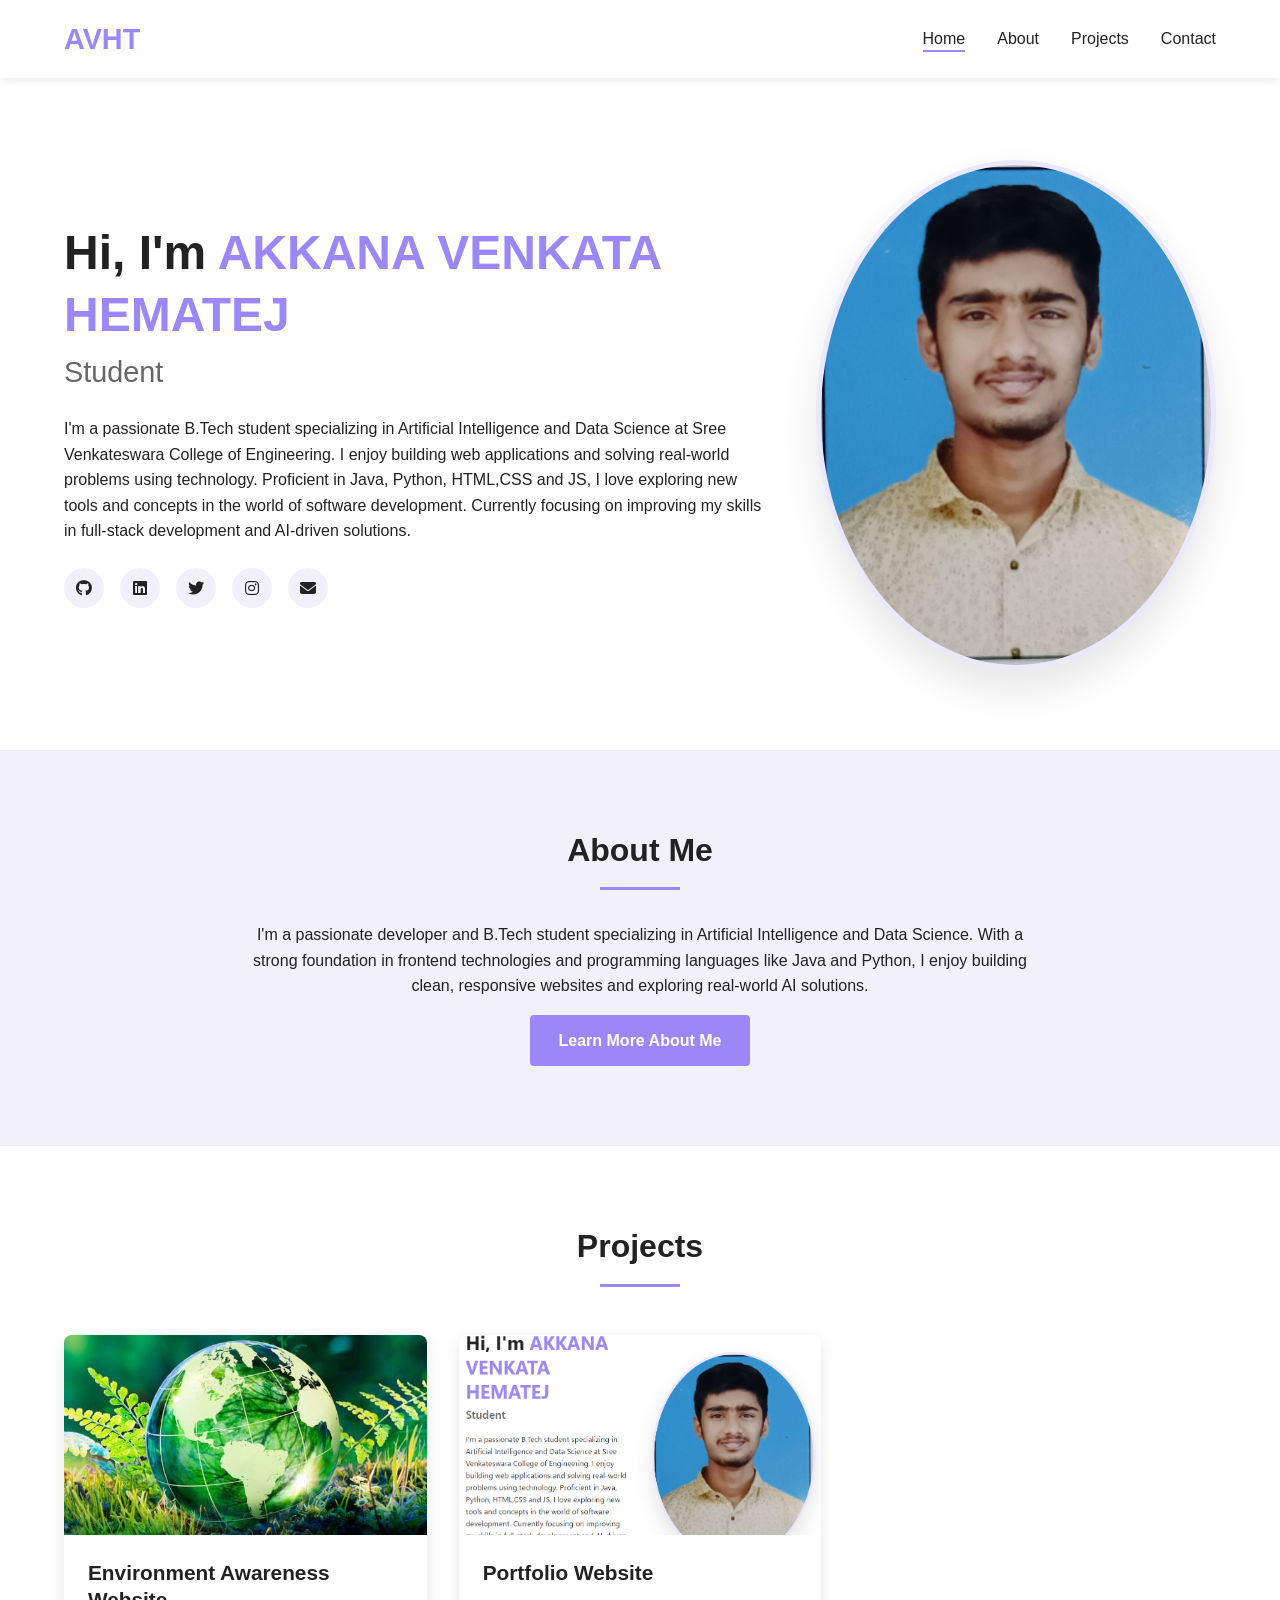
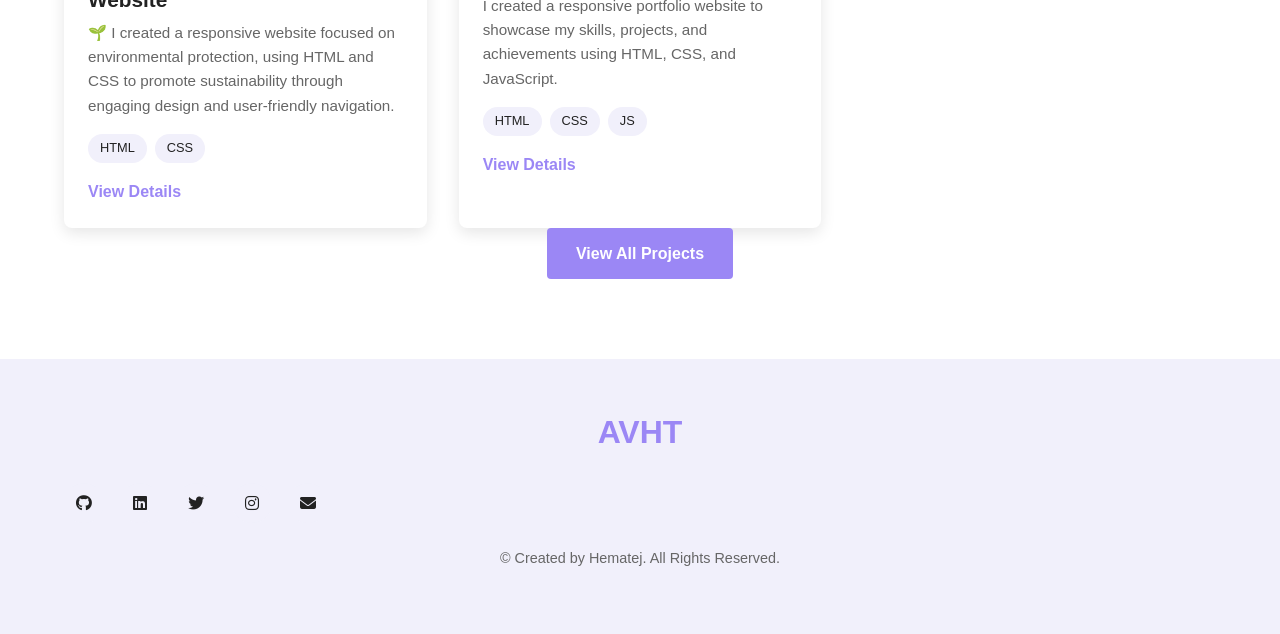
<file: index.html>
<!DOCTYPE html>
<html lang="en">
<head>
  <meta charset="UTF-8">
  <meta name="viewport" content="width=device-width, initial-scale=1.0">
  <title>Hematej - Portfolio</title>
  <link rel="stylesheet" href="styles.css">
  <link rel="stylesheet" href="https://cdnjs.cloudflare.com/ajax/libs/font-awesome/6.4.0/css/all.min.css">
  <script src="script.js" defer></script>
</head>
<body>
  <header>
    <div class="container">
      <nav id="navbar">
        <div class="logo">AVHT</div>
        <ul class="nav-links">
          <li><a href="index.html" class="active">Home</a></li>
          <li><a href="about.html">About</a></li>
          <li><a href="projects.html">Projects</a></li>
          <li><a href="contact.html">Contact</a></li>
        </ul>
        <div class="mobile-menu-btn">
          <span></span>
          <span></span>
          <span></span>
        </div>
      </nav>
    </div>
  </header>

  <main>
    <section class="hero" id="home">
      <div class="container">
        <div class="hero-content">
          <div class="hero-text">
            <h1>Hi, I'm <span class="highlight">AKKANA VENKATA HEMATEJ</span></h1>
            <h2>Student</h2>
            <p> I'm a passionate B.Tech student specializing in Artificial Intelligence and Data Science at 
              Sree Venkateswara College of Engineering. I enjoy building web applications and solving 
              real-world problems using technology. Proficient in Java, Python, HTML,CSS and JS, I love exploring 
              new tools and concepts in the world of software development. Currently focusing on improving my 
              skills in full-stack development and AI-driven solutions.</p>
            <div class="social-icons">
              <a href="#" target="_blank" aria-label="GitHub"><i class="fab fa-github"></i></a>
              <a href="#" target="_blank" aria-label="LinkedIn"><i class="fab fa-linkedin"></i></a>
              <a href="#" target="_blank" aria-label="Twitter"><i class="fab fa-twitter"></i></a>
              <a href="#" target="_blank" aria-label="Instagram"><i class="fab fa-instagram"></i></a>
              <a href="mailto:virathema2005@gmail.com" aria-label="Email"><i class="fas fa-envelope"></i></a>
            </div>
          </div>
          <div class="hero-image">
            <img src="hematejphoto.jpg" alt="Hematej">
          </div>
        </div>
      </div>
    </section>

    <section class="about-preview">
      <div class="container">
        <div class="section-content">
          <h2 class="section-title">About Me</h2>
          <p>I'm a passionate developer and B.Tech student specializing in Artificial Intelligence and Data Science. With a strong foundation in frontend technologies and programming languages like Java and Python, I enjoy building clean, responsive websites and exploring real-world AI solutions.</p>
          <a href="about.html" class="btn primary-btn">Learn More About Me</a>
        </div>
      </div>
    </section>

    <section class="featured-projects">
      <div class="container">
        <h2 class="section-title">Projects</h2>
        <div class="projects-grid">
          <div class="project-card">
            <div class="project-image">
              <img src="environment.png" alt="Environment protection">
            </div>
            <div class="project-info">
              <h3>Environment Awareness Website</h3>
              <p>🌱 I created a responsive website focused on environmental protection, using HTML and CSS to promote sustainability through engaging design and user-friendly navigation.</p>
              <div class="project-tags">
                <span class="tag">HTML</span>
                <span class="tag">CSS</span>
              </div>
              <a href="projects.html" class="project-link">View Details</a>
            </div>
          </div>
          
          
          <div class="project-card">
            <div class="project-image">
              <img src="portfolio.png" alt="Portfolio Website">
            </div>
            <div class="project-info">
              <h3>Portfolio Website</h3>
              <p>I created a responsive portfolio website to showcase my skills, projects, and achievements using HTML, CSS, and JavaScript.</p>
              <div class="project-tags">
                <span class="tag">HTML</span>
                <span class="tag">CSS</span>
                <span class="tag">JS</span>
              </div>
              <a href="projects.html" class="project-link">View Details</a>
            </div>
          </div>
        </div>
        <div class="text-center">
          <a href="projects.html" class="btn primary-btn">View All Projects</a>
        </div>
      </div>
    </section>

    
  </main>

  <footer>
    <div class="container">
      <div class="footer-content">
        <div class="footer-logo">AVHT</div>
        <div class="social-icons">
          <a href="#" target="_blank" aria-label="GitHub"><i class="fab fa-github"></i></a>
          <a href="#" target="_blank" aria-label="LinkedIn"><i class="fab fa-linkedin"></i></a>
          <a href="#" target="_blank" aria-label="Twitter"><i class="fab fa-twitter"></i></a>
          <a href="#" target="_blank" aria-label="Instagram"><i class="fab fa-instagram"></i></a>
          <a href="mailto:virathema2005@gamil.com" aria-label="Email"><i class="fas fa-envelope"></i></a>
        </div>
        <p>&copy; Created by Hematej. All Rights Reserved.</p>
      </div>
    </div>
  </footer>

  <button id="scroll-to-top" aria-label="Scroll to top">
    <i class="fas fa-arrow-up"></i>
  </button>
</body>
</html>
</file>
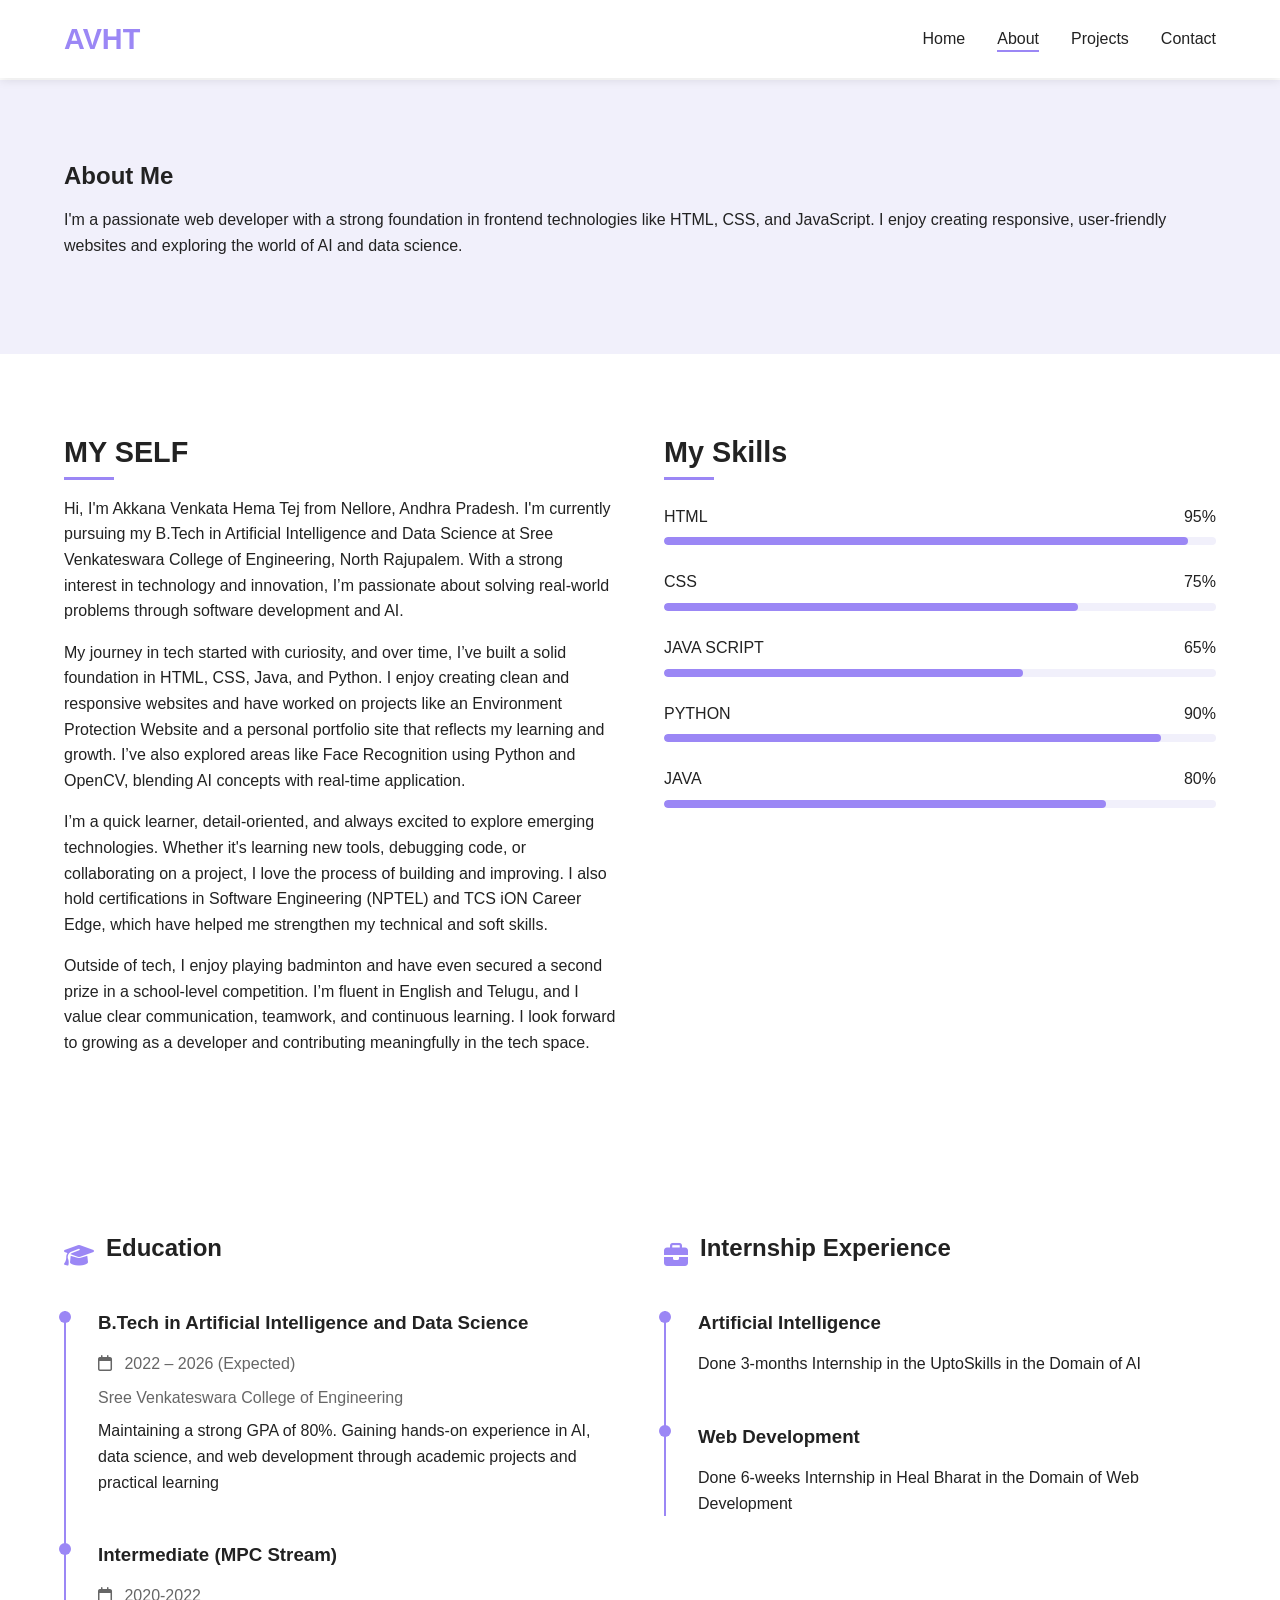
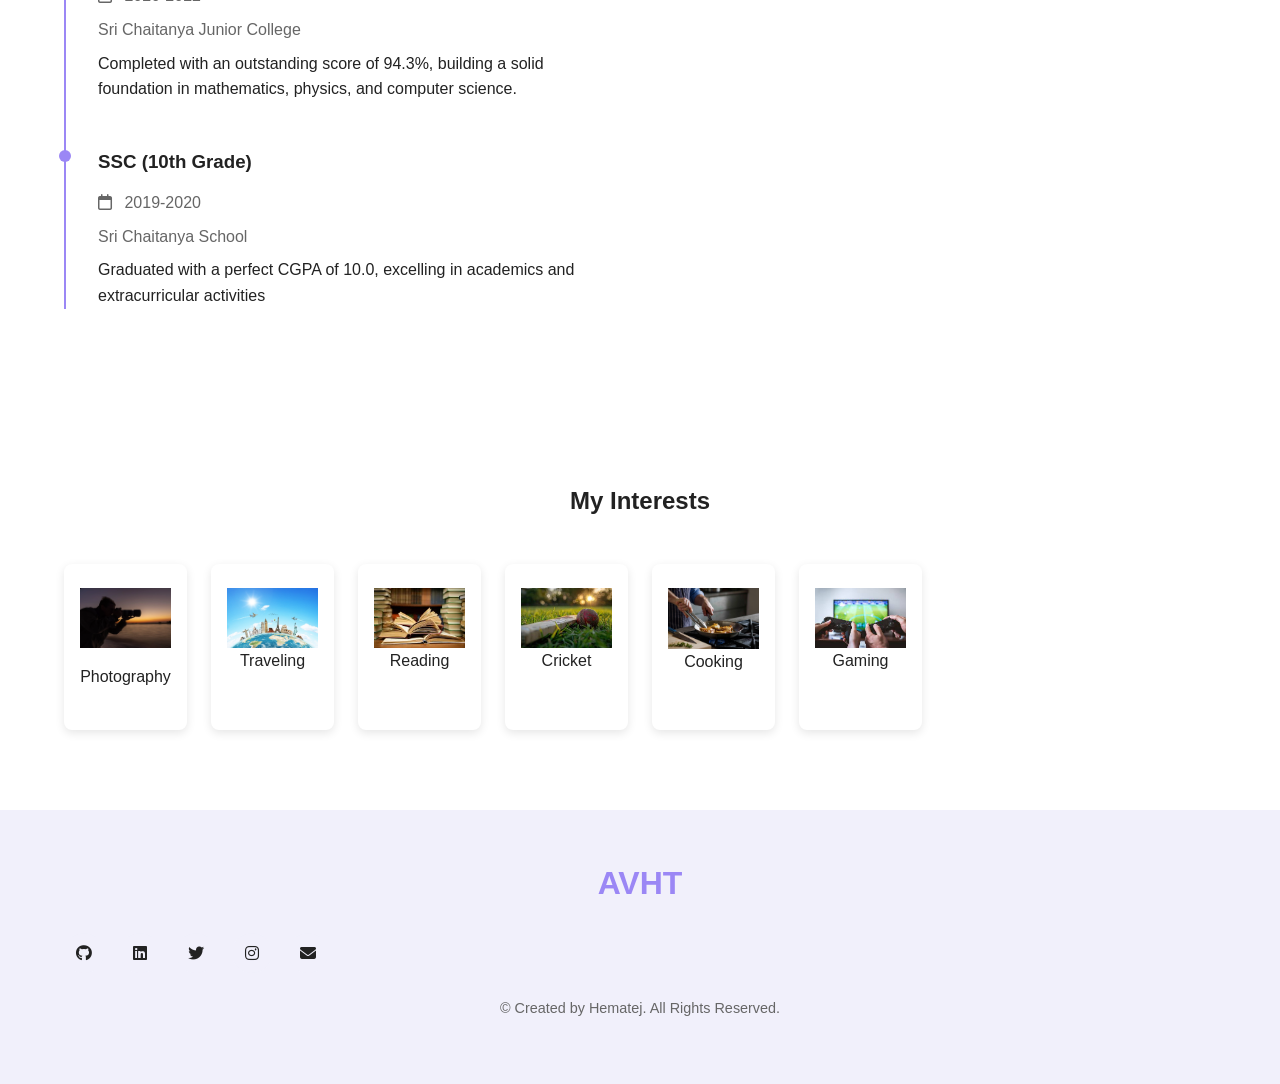
<file: about.html>
<!DOCTYPE html>
<html lang="en">
<head>
  <meta charset="UTF-8">
  <meta name="viewport" content="width=device-width, initial-scale=1.0">
  <title>About Hematej</title>
  <link rel="stylesheet" href="styles.css">
  <link rel="stylesheet" href="https://cdnjs.cloudflare.com/ajax/libs/font-awesome/6.4.0/css/all.min.css">
  <script src="script.js" defer></script>
</head>
<body>
  <header>
    <div class="container">
      <nav id="navbar">
        <div class="logo">AVHT</div>
        <ul class="nav-links">
          <li><a href="index.html">Home</a></li>
          <li><a href="about.html" class="active">About</a></li>
          <li><a href="projects.html">Projects</a></li>
          <li><a href="contact.html">Contact</a></li>
        </ul>
        
        <div class="mobile-menu-btn">
          <span></span>
          <span></span>
          <span></span>
        </div>
      </nav>
    </div>
  </header>

  <main>
    <section class="page-header">
      <div class="container">
        <h1>About Me</h1>
        <p>I'm a passionate web developer with a strong foundation in frontend technologies like HTML, CSS, and JavaScript. I enjoy creating responsive, user-friendly websites and exploring the world of AI and data science.</p>
      </div>
    </section>

    <section class="about-content">
      <div class="container">
        <div class="about-grid">
          <div class="about-text">
            <h2>MY SELF</h2>
            <p>Hi, I'm Akkana Venkata Hema Tej from Nellore, Andhra Pradesh. I'm currently pursuing my B.Tech in Artificial Intelligence and Data Science at Sree Venkateswara College of Engineering, North Rajupalem. With a strong interest in technology and innovation, I’m passionate about solving real-world problems through software development and AI.</p>
            <p>My journey in tech started with curiosity, and over time, I’ve built a solid foundation in HTML, CSS, Java, and Python. I enjoy creating clean and responsive websites and have worked on projects like an Environment Protection Website and a personal portfolio site that reflects my learning and growth. I’ve also explored areas like Face Recognition using Python and OpenCV, blending AI concepts with real-time application.</p>
            <p>I’m a quick learner, detail-oriented, and always excited to explore emerging technologies. Whether it's learning new tools, debugging code, or collaborating on a project, I love the process of building and improving. I also hold certifications in Software Engineering (NPTEL) and TCS iON Career Edge, which have helped me strengthen my technical and soft skills.</p>
            <p>Outside of tech, I enjoy playing badminton and have even secured a second prize in a school-level competition. I’m fluent in English and Telugu, and I value clear communication, teamwork, and continuous learning. I look forward to growing as a developer and contributing meaningfully in the tech space.</p>
          </div>

          <div class="skills">
            <h2>My Skills</h2>
            <div class="skill-bars">
              <div class="skill">
                <div class="skill-info">
                  <span>HTML</span>
                  <span>95%</span>
                </div>
                <div class="skill-bar">
                  <div class="skill-progress" data-percent="95"></div>
                </div>
              </div>
              <div class="skill">
                <div class="skill-info">
                  <span>CSS</span>
                  <span>75%</span>
                </div>
                <div class="skill-bar">
                  <div class="skill-progress" data-percent="75"></div>
                </div>
              </div>
              <div class="skill">
                <div class="skill-info">
                  <span>JAVA SCRIPT</SCRIPT></span>
                  <span>65%</span>
                </div>
                <div class="skill-bar">
                  <div class="skill-progress" data-percent="65"></div>
                </div>
              </div>
              <div class="skill">
                <div class="skill-info">
                  <span>PYTHON</span>
                  <span>90%</span>
                </div>
                <div class="skill-bar">
                  <div class="skill-progress" data-percent="90"></div>
                </div>
              </div>
              <div class="skill">
                <div class="skill-info">
                  <span>JAVA</span>
                  <span>80%</span>
                </div>
                <div class="skill-bar">
                  <div class="skill-progress" data-percent="80"></div>
                </div>
              </div>
            </div>
          </div>
        </div>
      </div>
    </section>

    <section class="education-experience">
      <div class="container">
        <div class="section-grid">
          <div class="education">
            <div class="section-header">
              <i class="fas fa-graduation-cap"></i>
              <h2>Education</h2>
            </div>
            
            <div class="timeline">
              <div class="timeline-item">
                <h3>B.Tech in Artificial Intelligence and Data Science</h3>
                <p class="timeline-date"><i class="far fa-calendar"></i> 2022 – 2026 (Expected)</p>
                <p class="timeline-place">Sree Venkateswara College of Engineering</p>
                <p>Maintaining a strong GPA of 80%. Gaining hands-on experience in AI, data science, and web development through academic projects and practical learning</p>
              </div>
              
              <div class="timeline-item">
                <h3>Intermediate (MPC Stream)</h3>
                <p class="timeline-date"><i class="far fa-calendar"></i> 2020-2022</p>
                <p class="timeline-place">Sri Chaitanya Junior College</p>
                <p>Completed with an outstanding score of 94.3%, building a solid foundation in mathematics, physics, and computer science.</p>
              </div>
              <div class="timeline-item">
                <h3>SSC (10th Grade)</h3>
                <p class="timeline-date"><i class="far fa-calendar"></i> 2019-2020</p>
                <p class="timeline-place">Sri Chaitanya School</p>
                <p>Graduated with a perfect CGPA of 10.0, excelling in academics and extracurricular activities</p>
              </div>
            </div>
          </div>
          
          <div class="experience">
            <div class="section-header">
              <i class="fas fa-briefcase"></i>
              <h2>Internship Experience</h2>
            </div>
            
            <div class="timeline">
              <div class="timeline-item">
                <h3>Artificial Intelligence</h3>
                <p>Done 3-months Internship in the UptoSkills in the Domain of AI</p>
              </div>
              
              <div class="timeline-item">
                <h3>Web Development</h3>
                
                <p>Done 6-weeks Internship in Heal Bharat in the Domain of Web Development</p>
              </div>      
            </div>
          </div>
        </div>
      </div>
    </section>

    <section class="interests">
      <div class="container">
        <div class="section-header centered">
          
          <h2>My Interests</h2>
        </div>
        
        <div class="interests-grid">
          <div class="interest-item">
            <div class="interest-icon">
              <img src="photography.webp" alt="Photography" />
            </div>
            <p>Photography</p>
          </div>
          <div class="interest-item">
            <img src="travelling.jpg" alt="Travelling" />
            <p>Traveling</p>
          </div>
          <div class="interest-item">
            <img src="reading.jpg" alt="Reading" />
            <p>Reading</p>
          </div>
          <div class="interest-item">
            <img src="cricket.jpg" alt="Playing Cricket" />
            <p>Cricket</p>
          </div>
          <div class="interest-item">
            <img src="cooking.webp" alt="Cooking" />
            <p>Cooking</p>
          </div>
          <div class="interest-item">
            <img src="videogames.jpg" alt="Video Gaming" />
            <p>Gaming</p>
          </div>
        </div>
      </div>
    </section>
  </main>

  <footer>
    <div class="container">
      <div class="footer-content">
        <div class="footer-logo">AVHT</div>
        <div class="social-icons">
          <a href="#" target="_blank" aria-label="GitHub"><i class="fab fa-github"></i></a>
          <a href="#" target="_blank" aria-label="LinkedIn"><i class="fab fa-linkedin"></i></a>
          <a href="#" target="_blank" aria-label="Twitter"><i class="fab fa-twitter"></i></a>
          <a href="#" target="_blank" aria-label="Instagram"><i class="fab fa-instagram"></i></a>
          <a href="mailto:virathema2005@gmail.com" aria-label="Email"><i class="fas fa-envelope"></i></a>
        </div>
        <p>&copy; Created by Hematej. All Rights Reserved.</p>
      </div>
    </div>
  </footer>

  <button id="scroll-to-top" aria-label="Scroll to top">
    <i class="fas fa-arrow-up"></i>
  </button>
</body>
</html>
</file>
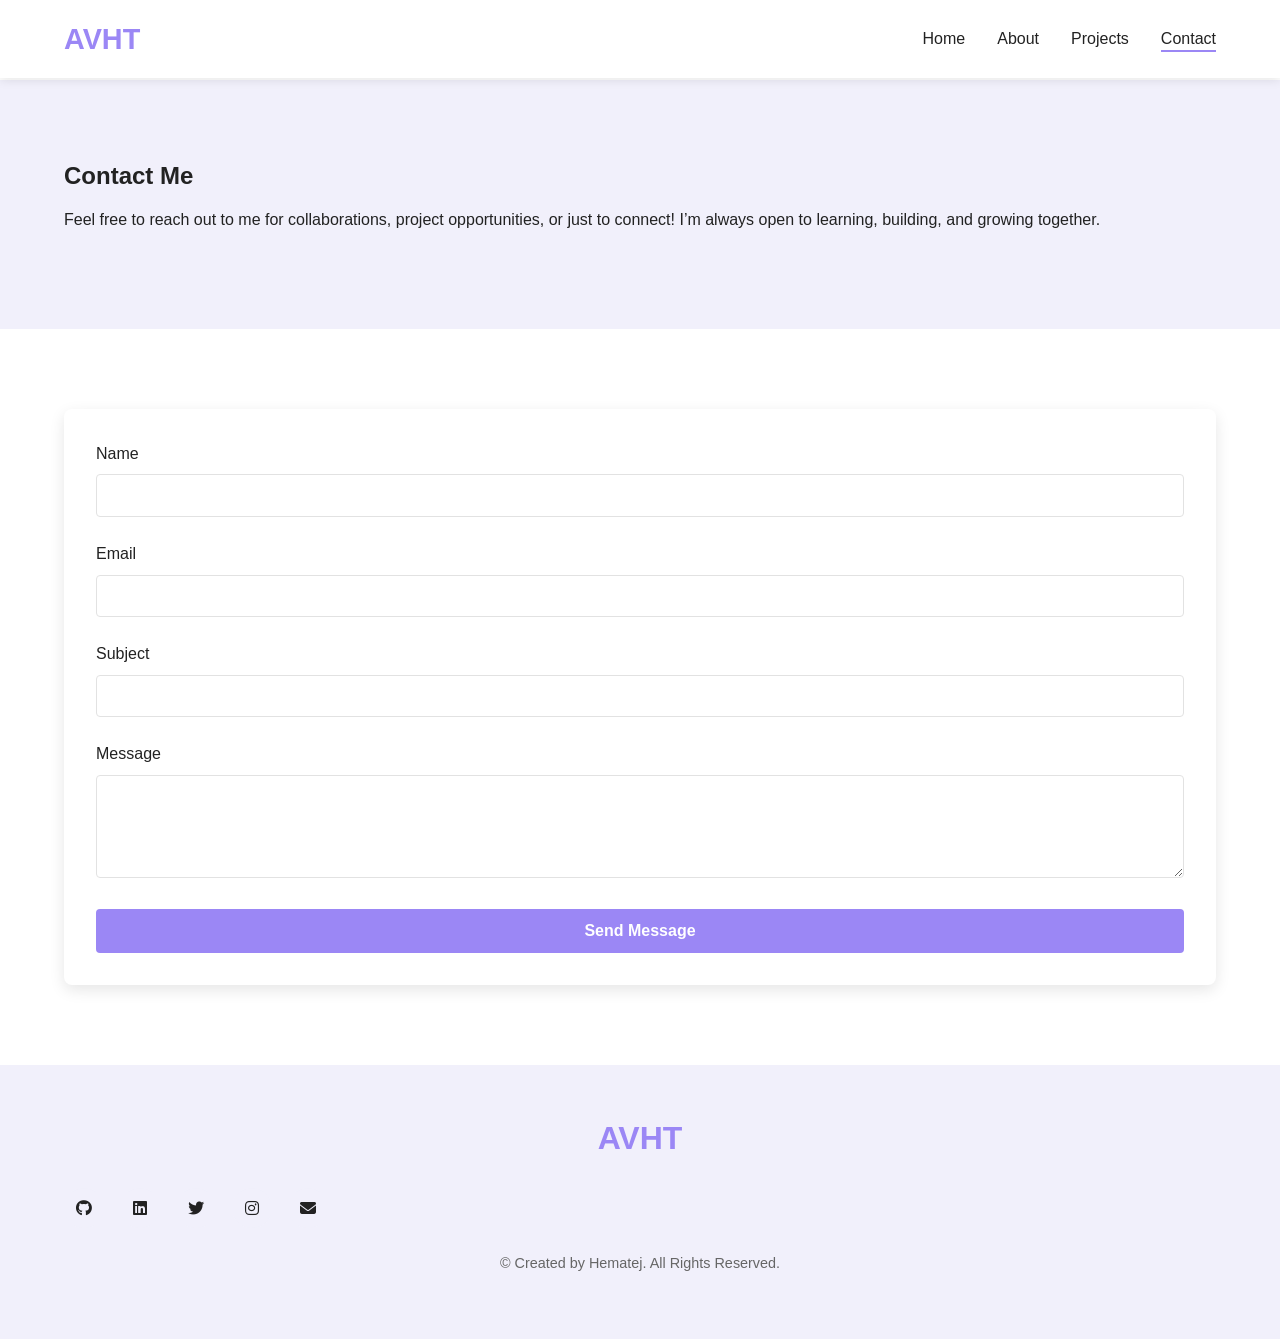
<file: contact.html>
<!DOCTYPE html>
<html lang="en">
<head>
  <meta charset="UTF-8">
  <meta name="viewport" content="width=device-width, initial-scale=1.0">
  <title>Contact Hematej</title>
  <link rel="stylesheet" href="styles.css">
  <link rel="stylesheet" href="https://cdnjs.cloudflare.com/ajax/libs/font-awesome/6.4.0/css/all.min.css">
  <script src="script.js" defer></script>
</head>
<body>
  <header>
    <div class="container">
      <nav id="navbar">
        <div class="logo">AVHT</div>
        <ul class="nav-links">
          <li><a href="index.html">Home</a></li>
          <li><a href="about.html">About</a></li>
          <li><a href="projects.html">Projects</a></li>
          <li><a href="contact.html" class="active">Contact</a></li>
        </ul>
        
        <div class="mobile-menu-btn">
          <span></span>
          <span></span>
          <span></span>
        </div>
      </nav>
    </div>
  </header>

  <main>
    <section class="page-header">
      <div class="container">
        <h1>Contact Me</h1>
        <p>Feel free to reach out to me for collaborations, project opportunities, or just to connect! I’m always open to learning, building, and growing together.</p>
      </div>
    </section>

    <section class="contact-section">
      <div class="container">
        <div class="contact-grid">
          <div class="contact-info"> 
          <div class="contact-form-container">
            <form id="contact-form" class="contact-form">
              <div class="form-group">
                <label for="name">Name</label>
                <input type="text" id="name" name="name" required>
                <span class="error-message" id="name-error"></span>
              </div>
              
              <div class="form-group">
                <label for="email">Email</label>
                <input type="email" id="email" name="email" required>
                <span class="error-message" id="email-error"></span>
              </div>
              
              <div class="form-group">
                <label for="subject">Subject</label>
                <input type="text" id="subject" name="subject" required>
                <span class="error-message" id="subject-error"></span>
              </div>
              
              <div class="form-group">
                <label for="message">Message</label>
                <textarea id="message" name="message" rows="5" required></textarea>
                <span class="error-message" id="message-error"></span>
              </div>
              
              <button type="submit" class="btn primary-btn">Send Message</button>
            </form>
            <div id="form-success" class="form-success">
              <i class="fas fa-check-circle"></i>
              <p>Your message has been sent successfully!</p>
            </div>
          </div>
        </div>
      </div>
    </section>
  </main>

  <footer>
    <div class="container">
      <div class="footer-content">
        <div class="footer-logo">AVHT</div>
        <div class="social-icons">
          <a href="#" target="_blank" aria-label="GitHub"><i class="fab fa-github"></i></a>
          <a href="#" target="_blank" aria-label="LinkedIn"><i class="fab fa-linkedin"></i></a>
          <a href="#" target="_blank" aria-label="Twitter"><i class="fab fa-twitter"></i></a>
          <a href="#" target="_blank" aria-label="Instagram"><i class="fab fa-instagram"></i></a>
          <a href="mailto:virathema2005@gmail.com" aria-label="Email"><i class="fas fa-envelope"></i></a>
        </div>
        <p>&copy; Created by Hematej. All Rights Reserved.</p>
      </div>
    </div>
  </footer>

  <button id="scroll-to-top" aria-label="Scroll to top">
    <i class="fas fa-arrow-up"></i>
  </button>
</body>
</html>
</file>
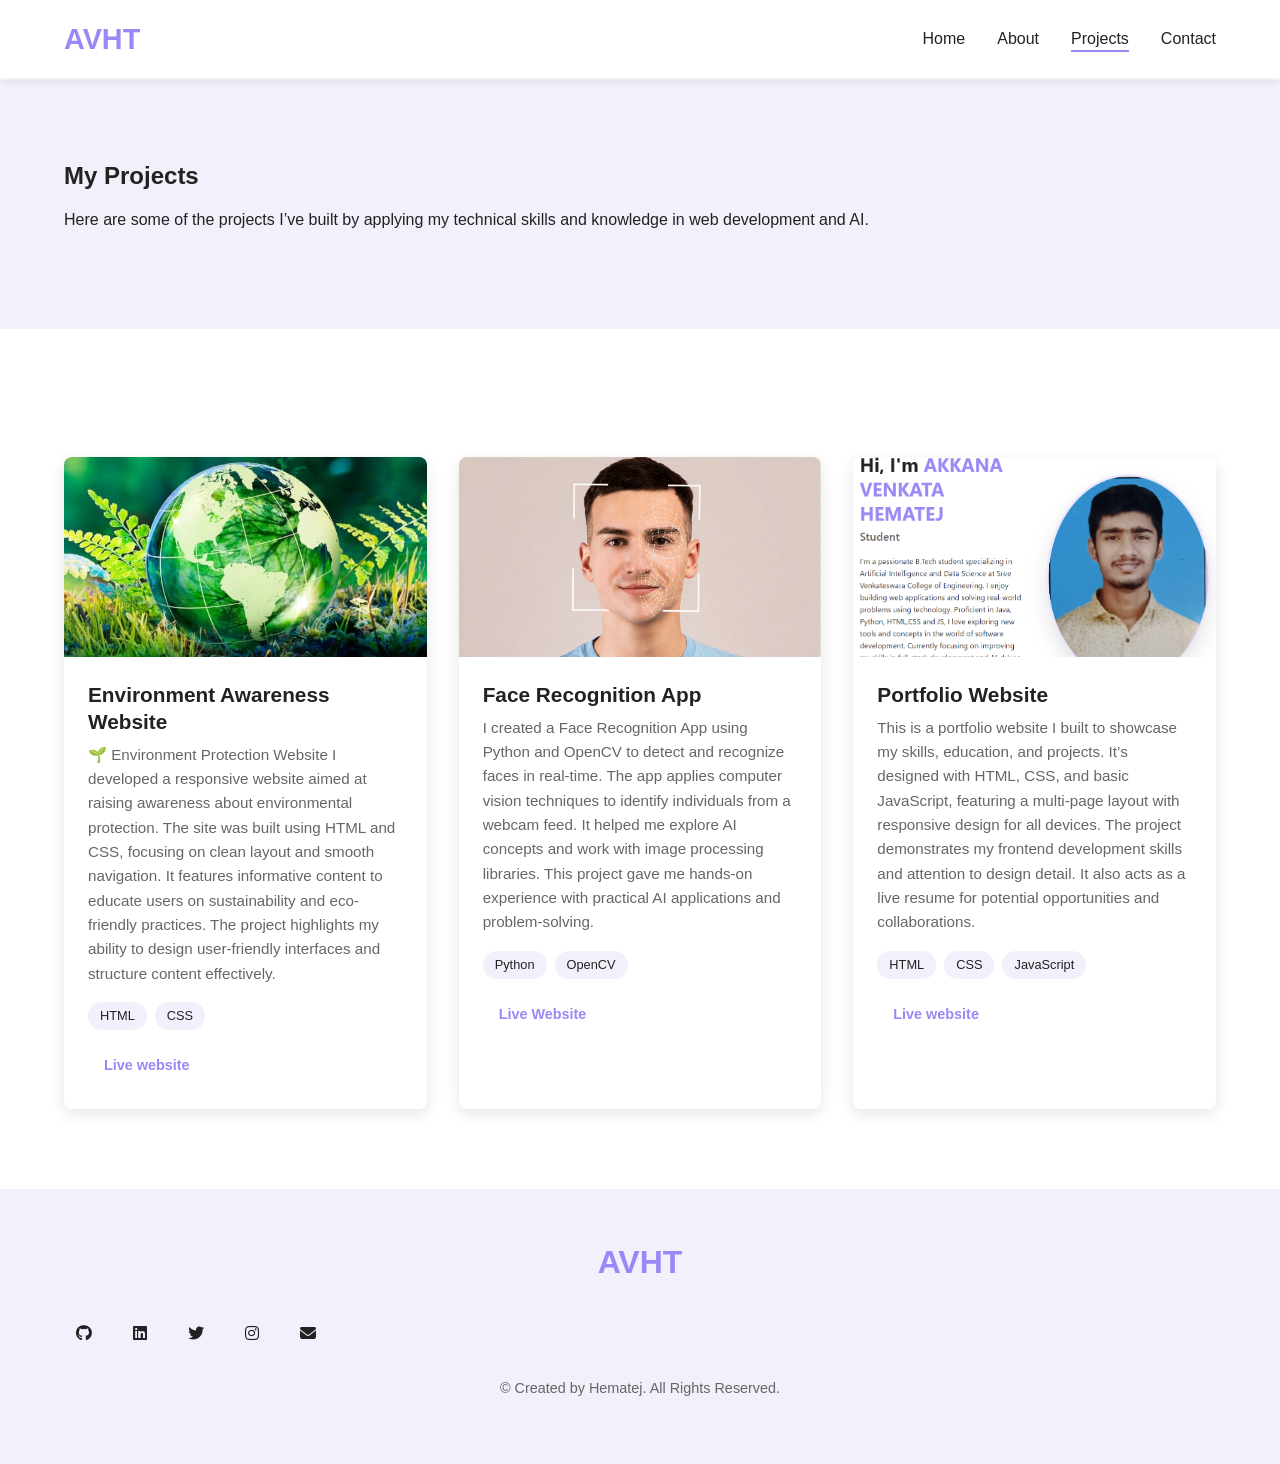
<file: projects.html>
<!DOCTYPE html>
<html lang="en">
<head>
  <meta charset="UTF-8">
  <meta name="viewport" content="width=device-width, initial-scale=1.0">
  <title>Projects Hematej</title>
  <link rel="stylesheet" href="styles.css">
  <link rel="stylesheet" href="https://cdnjs.cloudflare.com/ajax/libs/font-awesome/6.4.0/css/all.min.css">
  <script src="script.js" defer></script>
</head>
<body>
  <header>
    <div class="container">
      <nav id="navbar">
        <div class="logo">AVHT</div>
        <ul class="nav-links">
          <li><a href="index.html">Home</a></li>
          <li><a href="about.html">About</a></li>
          <li><a href="projects.html" class="active">Projects</a></li>
          <li><a href="contact.html">Contact</a></li>
        </ul>
       
        <div class="mobile-menu-btn">
          <span></span>
          <span></span>
          <span></span>
        </div>
      </nav>
    </div>
  </header>

  <main>
    <section class="page-header">
      <div class="container">
        <h1>My Projects</h1>
        <p>Here are some of the projects I’ve built by applying my technical skills and knowledge in web development and AI.</p>
      </div>
    </section>

    <section class="projects-section">
      <div class="container">
        

        <div class="projects-grid">
          <div class="project-card" data-category="web">
            <div class="project-image">
              <img src="environment.png" alt="Environment protection">
            </div>
            <div class="project-info">
              <h3>Environment Awareness Website</h3>
              <p>🌱 Environment Protection Website
                I developed a responsive website aimed at raising awareness about environmental protection. The site was built using HTML and CSS, focusing on clean layout and smooth navigation. It features informative content to educate users on sustainability and eco-friendly practices. The project highlights my ability to design user-friendly interfaces and structure content effectively.</p>
              <div class="project-tags">
                <span class="tag">HTML</span>
                <span class="tag">CSS</span>
                
              </div>
              <div class="project-links">
                <a href="https://hematej17.github.io/environmentprotection-hematej3002/" class="btn small">Live website</a>
              </div>
            </div>
          </div>
          
          <div class="project-card" data-category="web">
            <div class="project-image">
              <img src="facerecognition.png" alt="Face Recognition App">
            </div>
            <div class="project-info">
              <h3>Face Recognition App</h3>
              <p>I created a Face Recognition App using Python and OpenCV to detect and recognize faces in real-time. The app applies computer vision techniques to identify individuals from a webcam feed. It helped me explore AI concepts and work with image processing libraries. This project gave me hands-on experience with practical AI applications and problem-solving.</p>
              <div class="project-tags">
                <span class="tag">Python</span>
                <span class="tag">OpenCV</span>
                
              </div>
              <div class="project-links">
                <a href="#" class="btn small">Live Website</a>
                
              </div>
            </div>
          </div>
          
          <div class="project-card" data-category="web">
            <div class="project-image">
              <img src="portfolio.png" alt="Portfolio Website">
            </div>
            <div class="project-info">
              <h3>Portfolio Website</h3>
              <p>This is a portfolio website I built to showcase my skills, education, and projects. It’s designed with HTML, CSS, and basic JavaScript, featuring a multi-page layout with responsive design for all devices. The project demonstrates my frontend development skills and attention to design detail. It also acts as a live resume for potential opportunities and collaborations.</p>
              <div class="project-tags">
                <span class="tag">HTML</span>
                <span class="tag">CSS</span>
                <span class="tag">JavaScript</Script></span>
              </div>
              <div class="project-links">
                <a href="#" class="btn small">Live website</a>
                
              </div>
            </div>
          </div>
          
          
        </div>
      </div>
    </section>
  </main>

  <footer>
    <div class="container">
      <div class="footer-content">
        <div class="footer-logo">AVHT</div>
        <div class="social-icons">
          <a href="#" target="_blank" aria-label="GitHub"><i class="fab fa-github"></i></a>
          <a href="#" target="_blank" aria-label="LinkedIn"><i class="fab fa-linkedin"></i></a>
          <a href="#" target="_blank" aria-label="Twitter"><i class="fab fa-twitter"></i></a>
          <a href="#" target="_blank" aria-label="Instagram"><i class="fab fa-instagram"></i></a>
          <a href="mailto:virathema2005@gmail.com" aria-label="Email"><i class="fas fa-envelope"></i></a>
        </div>
        <p>&copy; Created by Hematej. All Rights Reserved.</p>
      </div>
    </div>
  </footer>

  <button id="scroll-to-top" aria-label="Scroll to top">
    <i class="fas fa-arrow-up"></i>
  </button>
</body>
</html>
</file>
<file: styles.css>
/* Base Styles */
:root {
  --primary-color: #9b87f5;
  --primary-dark: #7E69AB;
  --accent-color: #1EAEDB;
  --text-color: #222222;
  --text-muted: #666666;
  --bg-color: #ffffff;
  --bg-muted: #F1F0FB;
  --header-bg: #F1F0FB;
  --card-bg: #ffffff;
  --border-color: #e2e2e2;
  --shadow-color: rgba(0, 0, 0, 0.1);
  
  --transition: all 0.3s ease;
  --container-width: 1200px;
  
  --body-font: 'Segoe UI', Tahoma, Geneva, Verdana, sans-serif;
  --heading-font: 'Segoe UI', Tahoma, Geneva, Verdana, sans-serif;
}

/* Dark Theme */
[data-theme="dark"] {
  --primary-color: #9b87f5;
  --primary-dark: #7E69AB;
  --accent-color: #1EAEDB;
  --text-color: #f5f5f5;
  --text-muted: #aaaaaa;
  --bg-color: #1A1F2C;
  --bg-muted: #2a2f3c;
  --header-bg: #2a2f3c;
  --card-bg: #2a2f3c;
  --border-color: #444444;
  --shadow-color: rgba(0, 0, 0, 0.3);
}

* {
  margin: 0;
  padding: 0;
  box-sizing: border-box;
}

html {
  scroll-behavior: smooth;
}

body {
  font-family: var(--body-font);
  color: var(--text-color);
  background-color: var(--bg-color);
  line-height: 1.6;
  transition: var(--transition);
}

a {
  text-decoration: none;
  color: var(--primary-color);
  transition: var(--transition);
}

a:hover {
  color: var(--primary-dark);
}

img {
  max-width: 100%;
  height: auto;
  display: block;
}

h1, h2, h3, h4, h5, h6 {
  font-family: var(--heading-font);
  margin-bottom: 1rem;
  line-height: 1.3;
}

p {
  margin-bottom: 1rem;
}

ul {
  list-style: none;
}

.container {
  width: 100%;
  max-width: var(--container-width);
  margin: 0 auto;
  padding: 0 1.5rem;
}

.highlight {
  color: var(--primary-color);
}

.text-center {
  text-align: center;
}

.section-title {
  font-size: 2rem;
  margin-bottom: 2rem;
  text-align: center;
  position: relative;
}

.section-title:after {
  content: '';
  display: block;
  width: 80px;
  height: 3px;
  background: var(--primary-color);
  margin: 1rem auto 0;
}

.section-content {
  max-width: 800px;
  margin: 0 auto;
  text-align: center;
}

/* Buttons */
.btn {
  display: inline-block;
  padding: 0.8rem 1.8rem;
  border-radius: 4px;
  font-weight: 600;
  text-align: center;
  cursor: pointer;
  transition: var(--transition);
  border: none;
  outline: none;
  font-size: 1rem;
}

.btn i {
  vertical-align: middle;
}

.primary-btn {
  background-color: var(--primary-color);
  color: white;
}

.primary-btn:hover {
  background-color: var(--primary-dark);
  color: white;
}

.secondary-btn {
  background-color: transparent;
  border: 2px solid var(--primary-color);
  color: var(--primary-color);
}

.secondary-btn:hover {
  background-color: var(--primary-color);
  color: white;
}

.btn.small {
  padding: 0.5rem 1rem;
  font-size: 0.9rem;
}

/* Header & Navigation */
header {
  position: fixed;
  top: 0;
  left: 0;
  width: 100%;
  background-color: var(--bg-color);
  box-shadow: 0 2px 10px var(--shadow-color);
  z-index: 1000;
  transition: var(--transition);
}

#navbar {
  display: flex;
  justify-content: space-between;
  align-items: center;
  padding: 1rem 0;
}

.logo {
  font-size: 1.8rem;
  font-weight: 700;
  color: var(--primary-color);
}

.nav-links {
  display: flex;
  align-items: center;
}

.nav-links li {
  margin-left: 2rem;
}

.nav-links a {
  color: var(--text-color);
  font-weight: 500;
  position: relative;
}

.nav-links a::after {
  content: '';
  position: absolute;
  bottom: -5px;
  left: 0;
  width: 100%;
  height: 2px;
  background-color: var(--primary-color);
  transform: scaleX(0);
  transform-origin: right;
  transition: transform 0.3s ease;
}

.nav-links a:hover::after,
.nav-links a.active::after {
  transform: scaleX(1);
  transform-origin: left;
}

.theme-toggle {
  cursor: pointer;
  margin-left: 2rem;
  font-size: 1.2rem;
  color: var(--text-color);
  transition: var(--transition);
}

.theme-toggle:hover {
  color: var(--primary-color);
}

/* Mobile Menu Button */
.mobile-menu-btn {
  display: none;
  flex-direction: column;
  justify-content: space-between;
  width: 30px;
  height: 20px;
  cursor: pointer;
}

.mobile-menu-btn span {
  display: block;
  width: 100%;
  height: 2px;
  background-color: var(--text-color);
  transition: var(--transition);
}

/* Main Content */
main {
  padding-top: 80px; /* Header height */
}

/* Hero Section */
.hero {
  padding: 5rem 0;
  position: relative;
  overflow: hidden;
}

.hero-content {
  display: flex;
  align-items: center;
  justify-content: space-between;
  gap: 3rem;
}

.hero-text {
  flex: 1;
}

.hero-text h1 {
  font-size: 3rem;
  margin-bottom: 0.5rem;
}

.hero-text h2 {
  font-size: 1.8rem;
  color: var(--text-muted);
  margin-bottom: 1.5rem;
  font-weight: 500;
}

.hero-btns {
  display: flex;
  gap: 1rem;
  margin: 2rem 0;
  flex-wrap: wrap;
}

.hero-image {
  flex: 1;
  max-width: 400px;
  position: relative;
}

.hero-image img {
  width: 100%;
  height: 100%;
  object-fit: cover;
  border-radius: 50%;
  border: 5px solid rgba(155, 135, 245, 0.2);
  box-shadow: 0 20px 40px var(--shadow-color);
}

/* Social Icons */
.social-icons {
  display: flex;
  gap: 1rem;
  margin-top: 1.5rem;
}

.social-icons a {
  display: flex;
  align-items: center;
  justify-content: center;
  width: 40px;
  height: 40px;
  border-radius: 50%;
  background-color: var(--bg-muted);
  color: var(--text-color);
  transition: var(--transition);
}

.social-icons a:hover {
  background-color: var(--primary-color);
  color: white;
  transform: translateY(-3px);
}

/* Sections */
section {
  padding: 5rem 0;
}

.about-preview,
.page-header {
  background-color: var(--bg-muted);
}

/* Project Cards */
.projects-grid {
  display: grid;
  grid-template-columns: repeat(auto-fill, minmax(300px, 1fr));
  gap: 2rem;
  margin-top: 3rem;
}

.project-card {
  background-color: var(--card-bg);
  border-radius: 8px;
  overflow: hidden;
  box-shadow: 0 5px 15px var(--shadow-color);
  transition: var(--transition);
}

.project-card:hover {
  transform: translateY(-10px);
  box-shadow: 0 15px 30px var(--shadow-color);
}

.project-image {
  height: 200px;
  overflow: hidden;
}

.project-image img {
  width: 100%;
  height: 100%;
  object-fit: cover;
  transition: transform 0.5s ease;
}

.project-card:hover .project-image img {
  transform: scale(1.1);
}

.project-info {
  padding: 1.5rem;
}

.project-info h3 {
  font-size: 1.3rem;
  margin-bottom: 0.5rem;
}

.project-info p {
  color: var(--text-muted);
  font-size: 0.95rem;
  margin-bottom: 1rem;
}

.project-tags {
  display: flex;
  flex-wrap: wrap;
  gap: 0.5rem;
  margin-bottom: 1rem;
}

.tag {
  background-color: var(--bg-muted);
  color: var(--text-color);
  font-size: 0.8rem;
  padding: 0.25rem 0.75rem;
  border-radius: 50px;
}

.project-links {
  display: flex;
  justify-content: space-between;
}

.project-link {
  color: var(--primary-color);
  font-weight: 600;
  display: inline-flex;
  align-items: center;
}

.project-link i {
  margin-left: 5px;
  transition: var(--transition);
}

.project-link:hover i {
  transform: translateX(3px);
}

/* CTA Section */
.cta {
  background-color: var(--primary-color);
  color: white;
  text-align: center;
}

.cta h2 {
  font-size: 2rem;
}

.cta p {
  max-width: 600px;
  margin: 0 auto 2rem;
  font-size: 1.1rem;
}

.cta .btn {
  background-color: white;
  color: var(--primary-color);
}

.cta .btn:hover {
  background-color: transparent;
  border: 2px solid white;
  color: white;
}

/* Footer */
footer {
  background-color: var(--bg-muted);
  padding: 3rem 0;
}

.footer-content {
  text-align: center;
}

.footer-logo {
  font-size: 2rem;
  font-weight: 700;
  color: var(--primary-color);
  margin-bottom: 1rem;
}

.footer-content p {
  margin-top: 1.5rem;
  color: var(--text-muted);
  font-size: 0.9rem;
}

/* Scroll to Top Button */
#scroll-to-top {
  position: fixed;
  bottom: 2rem;
  right: 2rem;
  background-color: var(--primary-color);
  color: white;
  width: 50px;
  height: 50px;
  border-radius: 50%;
  display: flex;
  align-items: center;
  justify-content: center;
  cursor: pointer;
  border: none;
  outline: none;
  box-shadow: 0 3px 10px var(--shadow-color);
  opacity: 0;
  visibility: hidden;
  transition: var(--transition);
  z-index: 999;
}

#scroll-to-top.visible {
  opacity: 1;
  visibility: visible;
}

#scroll-to-top:hover {
  background-color: var(--primary-dark);
  transform: translateY(-3px);
}

/* About Page Styles */
.about-grid {
  display: grid;
  grid-template-columns: repeat(auto-fit, minmax(300px, 1fr));
  gap: 3rem;
}

.about-text h2,
.skills h2 {
  font-size: 1.8rem;
  margin-bottom: 1.5rem;
  position: relative;
}

.about-text h2:after,
.skills h2:after {
  content: '';
  position: absolute;
  left: 0;
  bottom: -0.5rem;
  width: 50px;
  height: 3px;
  background-color: var(--primary-color);
}

/* Skill Bars */
.skill-bars {
  margin-top: 2rem;
}

.skill {
  margin-bottom: 1.5rem;
}

.skill-info {
  display: flex;
  justify-content: space-between;
  margin-bottom: 0.5rem;
  font-weight: 500;
}

.skill-bar {
  height: 8px;
  background-color: var(--bg-muted);
  border-radius: 10px;
  overflow: hidden;
  position: relative;
}

.skill-progress {
  height: 100%;
  background-color: var(--primary-color);
  border-radius: 10px;
  width: 0;
  transition: width 1.5s ease;
}

/* Education & Experience */
.section-grid {
  display: grid;
  grid-template-columns: repeat(auto-fit, minmax(300px, 1fr));
  gap: 3rem;
}

.section-header {
  display: flex;
  align-items: center;
  margin-bottom: 2rem;
}

.section-header.centered {
  justify-content: center;
}

.section-header i {
  font-size: 1.5rem;
  color: var(--primary-color);
  margin-right: 0.75rem;
}

.timeline {
  position: relative;
}

.timeline-item {
  position: relative;
  padding-left: 2rem;
  padding-bottom: 2rem;
  border-left: 2px solid var(--primary-color);
}

.timeline-item:last-child {
  padding-bottom: 0;
}

.timeline-item:before {
  content: '';
  position: absolute;
  width: 12px;
  height: 12px;
  border-radius: 50%;
  background-color: var(--primary-color);
  left: -7px;
  top: 0;
}

.timeline-date,
.timeline-place {
  color: var(--text-muted);
  margin-bottom: 0.5rem;
}

.timeline-date i {
  margin-right: 0.5rem;
}

/* Interests */
.interests-grid {
  display: grid;
  grid-template-columns: repeat(auto-fill, minmax(120px, 1fr));
  gap: 1.5rem;
  margin-top: 2rem;
}

.interest-item {
  background-color: var(--card-bg);
  border-radius: 8px;
  padding: 1.5rem 1rem;
  text-align: center;
  box-shadow: 0 3px 10px var(--shadow-color);
  transition: var(--transition);
}

.interest-item:hover {
  transform: translateY(-5px);
  box-shadow: 0 10px 20px var(--shadow-color);
}

.interest-icon {
  font-size: 2.5rem;
  margin-bottom: 1rem;
}

/* Projects Page */
.project-filters {
  display: flex;
  justify-content: center;
  flex-wrap: wrap;
  gap: 1rem;
  margin-bottom: 2rem;
}

.filter-btn {
  background-color: var(--bg-muted);
  color: var(--text-color);
  border: none;
  padding: 0.6rem 1.5rem;
  border-radius: 30px;
  font-size: 0.95rem;
  font-weight: 500;
  cursor: pointer;
  transition: var(--transition);
  min-width: 100px;
  text-align: center;
}

.filter-btn.active,
.filter-btn:hover {
  background-color: var(--primary-color);
  color: white;
}

/* Contact Page */
.contact-grid {
  display: grid;
  grid-template-columns: repeat(auto-fit, minmax(300px, 1fr));
  gap: 3rem;
}

.contact-info {
  display: flex;
  flex-direction: column;
  gap: 2rem;
}

.contact-item {
  display: flex;
  align-items: flex-start;
}

.contact-icon {
  background-color: var(--primary-color);
  color: white;
  width: 50px;
  height: 50px;
  border-radius: 50%;
  display: flex;
  align-items: center;
  justify-content: center;
  margin-right: 1rem;
  flex-shrink: 0;
}

.contact-details h3 {
  font-size: 1.2rem;
  margin-bottom: 0.5rem;
}

.social-connect h3 {
  margin-bottom: 1rem;
}

.contact-form-container {
  background-color: var(--card-bg);
  border-radius: 8px;
  padding: 2rem;
  box-shadow: 0 5px 15px var(--shadow-color);
}

.contact-form {
  display: grid;
  gap: 1.5rem;
}

.form-group {
  position: relative;
}

.form-group label {
  display: block;
  margin-bottom: 0.5rem;
  font-weight: 500;
}

.form-group input,
.form-group textarea {
  width: 100%;
  padding: 0.8rem 1rem;
  border: 1px solid var(--border-color);
  border-radius: 4px;
  background-color: var(--bg-color);
  color: var(--text-color);
  font-family: var(--body-font);
}

.form-group input:focus,
.form-group textarea:focus {
  outline: none;
  border-color: var(--primary-color);
}

.error-message {
  color: #e53935;
  font-size: 0.85rem;
  position: absolute;
  bottom: -1.2rem;
  left: 0;
}

.form-success {
  display: none;
  text-align: center;
  padding: 2rem;
}

.form-success i {
  font-size: 3rem;
  color: #4caf50;
  margin-bottom: 1rem;
}

/* Media Queries */
@media screen and (max-width: 992px) {
  .hero-text h1 {
    font-size: 2.5rem;
  }
  
  .hero-text h2 {
    font-size: 1.5rem;
  }
}

@media screen and (max-width: 768px) {
  .hero-content {
    flex-direction: column-reverse;
    text-align: center;
  }
  
  .hero-image {
    margin-bottom: 2rem;
  }
  
  .hero-btns {
    justify-content: center;
  }
  
  .social-icons {
    justify-content: center;
  }
  
  .about-text h2:after,
  .skills h2:after {
    left: 50%;
    transform: translateX(-50%);
  }
  
  .about-text,
  .skills {
    text-align: center;
  }
  
  .nav-links {
    position: fixed;
    top: 70px;
    left: -100%;
    width: 100%;
    height: calc(100vh - 70px);
    flex-direction: column;
    background-color: var(--bg-color);
    box-shadow: 0 10px 15px rgba(0, 0, 0, 0.1);
    transition: var(--transition);
    z-index: 999;
    padding: 2rem 0;
  }
  
  .nav-links.active {
    left: 0;
  }
  
  .nav-links li {
    margin: 1.5rem 0;
  }
  
  .mobile-menu-btn {
    display: flex;
  }
  
  .theme-toggle {
    margin-left: 0;
    margin-right: 1.5rem;
  }
}

@media screen and (max-width: 576px) {
  .hero-text h1 {
    font-size: 2rem;
  }
  
  .hero-text h2 {
    font-size: 1.2rem;
  }
  
  .project-card {
    max-width: 320px;
    margin: 0 auto;
  }
  
  .filter-btn {
    padding: 0.5rem 1rem;
    font-size: 0.85rem;
  }
  
  .section-title {
    font-size: 1.8rem;
  }
  
  .cta h2 {
    font-size: 1.8rem;
  }
}
</file>
